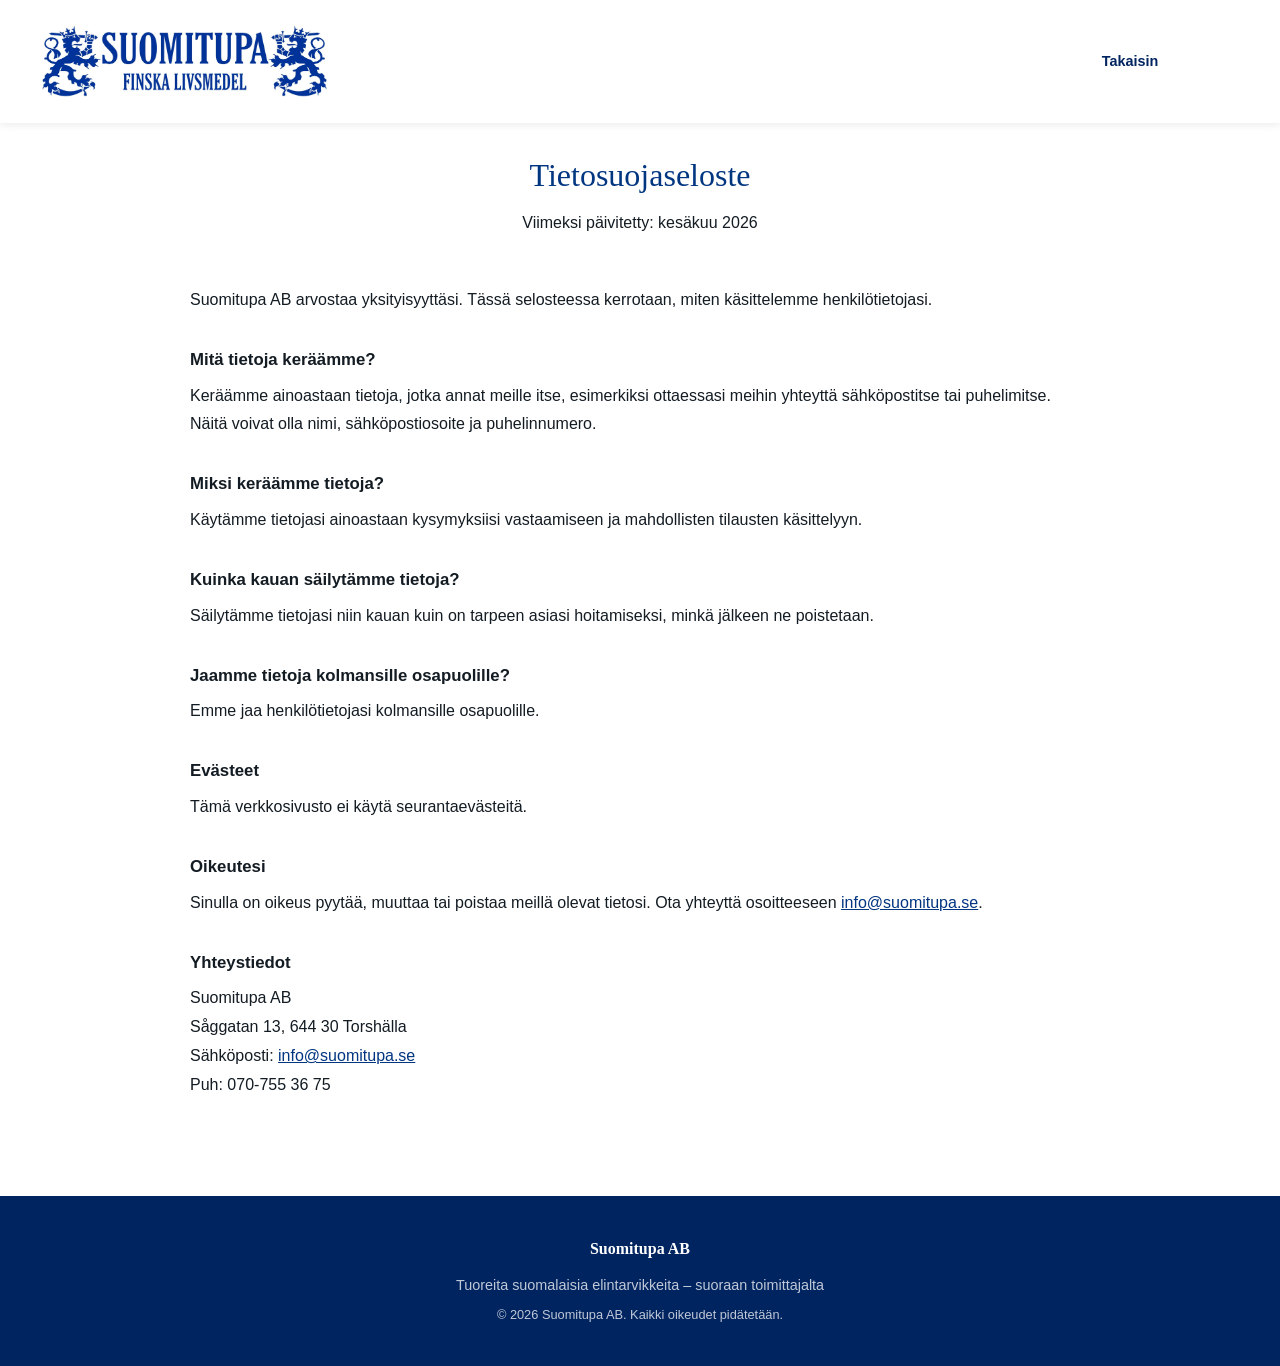
<file: privacy-fi.html>
<!doctype html>
<html lang="fi">
  <head>
    <meta charset="UTF-8" />
    <meta name="viewport" content="width=device-width, initial-scale=1.0" />
    <title>Tietosuojaseloste – Suomitupa AB</title>
    <link rel="stylesheet" href="/CSS/style.css" />
  </head>
  <body>
    <header id="site-header">
      <a href="index-fi.html" class="header-logo">
        <img src="Image/logga.jpg" alt="logga" />
      </a>
      <a href="index-fi.html" class="hero-btn">Takaisin</a>
    </header>

    <main>
      <section class="section">
        <div class="container privacy-content">
          <div class="section-header">
            <h2>Tietosuojaseloste</h2>
            <p>Viimeksi päivitetty: kesäkuu 2026</p>
          </div>

          <p>
            Suomitupa AB arvostaa yksityisyyttäsi. Tässä selosteessa kerrotaan,
            miten käsittelemme henkilötietojasi.
          </p>

          <h3>Mitä tietoja keräämme?</h3>
          <p>
            Keräämme ainoastaan tietoja, jotka annat meille itse, esimerkiksi
            ottaessasi meihin yhteyttä sähköpostitse tai puhelimitse. Näitä
            voivat olla nimi, sähköpostiosoite ja puhelinnumero.
          </p>

          <h3>Miksi keräämme tietoja?</h3>
          <p>
            Käytämme tietojasi ainoastaan kysymyksiisi vastaamiseen ja
            mahdollisten tilausten käsittelyyn.
          </p>

          <h3>Kuinka kauan säilytämme tietoja?</h3>
          <p>
            Säilytämme tietojasi niin kauan kuin on tarpeen asiasi hoitamiseksi,
            minkä jälkeen ne poistetaan.
          </p>

          <h3>Jaamme tietoja kolmansille osapuolille?</h3>
          <p>Emme jaa henkilötietojasi kolmansille osapuolille.</p>

          <h3>Evästeet</h3>
          <p>Tämä verkkosivusto ei käytä seurantaevästeitä.</p>

          <h3>Oikeutesi</h3>
          <p>
            Sinulla on oikeus pyytää, muuttaa tai poistaa meillä olevat tietosi.
            Ota yhteyttä osoitteeseen
            <a href="mailto:info@suomitupa.se">info@suomitupa.se</a>.
          </p>

          <h3>Yhteystiedot</h3>
          <p>
            Suomitupa AB<br />
            Såggatan 13, 644 30 Torshälla<br />
            Sähköposti: <a href="mailto:info@suomitupa.se">info@suomitupa.se</a
            ><br />
            Puh: 070-755 36 75
          </p>
        </div>
      </section>
    </main>

    <footer class="footer">
      <div class="container">
        <div class="footer-brand"><span>Suomitupa AB</span></div>
        <p class="footer-text">
          Tuoreita suomalaisia elintarvikkeita – suoraan toimittajalta
        </p>
        <p class="footer-copy">
          &copy; 2026 Suomitupa AB. Kaikki oikeudet pidätetään.
        </p>
      </div>
    </footer>
  </body>
</html>
</file>
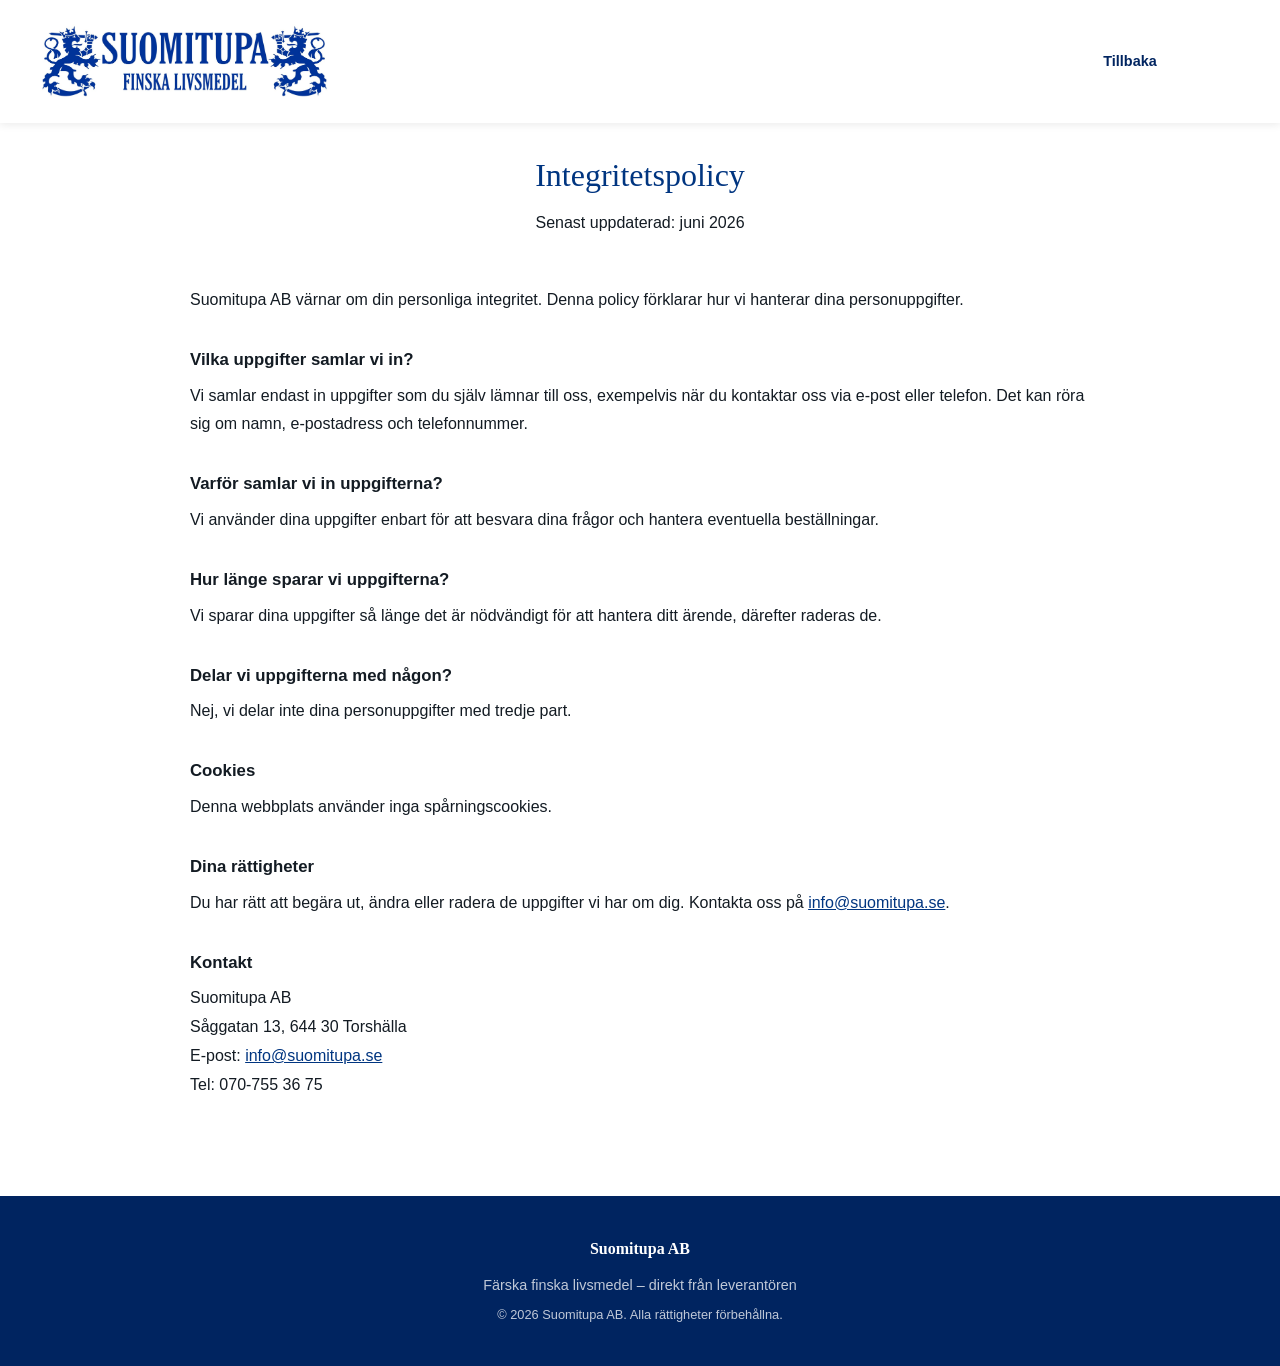
<file: privacy.html>
<!doctype html>
<html lang="sv">
  <head>
    <meta charset="UTF-8" />
    <meta name="viewport" content="width=device-width, initial-scale=1.0" />
    <title>Integritetspolicy – Suomitupa AB</title>
    <link rel="stylesheet" href="/CSS/style.css" />
  </head>
  <body>
    <header id="site-header">
      <a href="index.html" class="header-logo">
        <img src="Image/logga.jpg" alt="logga" />
      </a>
      <a href="index.html" class="hero-btn">Tillbaka</a>
    </header>

    <main>
      <section class="section">
        <div class="container privacy-content">
          <div class="section-header">
            <h2>Integritetspolicy</h2>
            <p>Senast uppdaterad: juni 2026</p>
          </div>

          <p>
            Suomitupa AB värnar om din personliga integritet. Denna policy
            förklarar hur vi hanterar dina personuppgifter.
          </p>

          <h3>Vilka uppgifter samlar vi in?</h3>
          <p>
            Vi samlar endast in uppgifter som du själv lämnar till oss,
            exempelvis när du kontaktar oss via e-post eller telefon. Det kan
            röra sig om namn, e-postadress och telefonnummer.
          </p>

          <h3>Varför samlar vi in uppgifterna?</h3>
          <p>
            Vi använder dina uppgifter enbart för att besvara dina frågor och
            hantera eventuella beställningar.
          </p>

          <h3>Hur länge sparar vi uppgifterna?</h3>
          <p>
            Vi sparar dina uppgifter så länge det är nödvändigt för att hantera
            ditt ärende, därefter raderas de.
          </p>

          <h3>Delar vi uppgifterna med någon?</h3>
          <p>Nej, vi delar inte dina personuppgifter med tredje part.</p>

          <h3>Cookies</h3>
          <p>Denna webbplats använder inga spårningscookies.</p>

          <h3>Dina rättigheter</h3>
          <p>
            Du har rätt att begära ut, ändra eller radera de uppgifter vi har om
            dig. Kontakta oss på
            <a href="mailto:info@suomitupa.se">info@suomitupa.se</a>.
          </p>

          <h3>Kontakt</h3>
          <p>
            Suomitupa AB<br />
            Såggatan 13, 644 30 Torshälla<br />
            E-post: <a href="mailto:info@suomitupa.se">info@suomitupa.se</a
            ><br />
            Tel: 070-755 36 75
          </p>
        </div>
      </section>
    </main>

    <footer class="footer">
      <div class="container">
        <div class="footer-brand"><span>Suomitupa AB</span></div>
        <p class="footer-text">
          Färska finska livsmedel – direkt från leverantören
        </p>
        <p class="footer-copy">
          &copy; 2026 Suomitupa AB. Alla rättigheter förbehållna.
        </p>
      </div>
    </footer>
  </body>
</html>
</file>
<file: CSS/style.css>
@charset "UTF-8";

/* =====================================================
   SUOMITUPA
   Mobile First
   ===================================================== */

/* =====================================================
   VARIABLER
   ===================================================== */

:root {
  --blue: #003580;
  --blue-dark: #002460;
  --blue-light: #e6f1fb;
  --blue-border: #b5d4f4;
  --white: #fff;
  --text-dark: #131b23;
  --text-mid: #4a5568;
  --text-light: #5a6a7e;
  --bg-alt: #e8f0fb;
  --border: #e2e8f0;
  --radius: 10px;
  --radius-sm: 6px;
  --shadow: 0 2px 12px rgba(0, 53, 128, 0.08);
  --shadow-lg: 0 8px 32px rgba(0, 53, 128, 0.12);
  --transition: 0.3s ease;
}

/* =====================================================
   RESET
   ===================================================== */

*,
*::before,
*::after {
  box-sizing: border-box;
  margin: 0;
  padding: 0;
}

html {
  scroll-behavior: smooth;
  font-size: 16px;
}

body {
  font-family: Georgia, "Times New Roman", serif;
  background: var(--white);
  color: var(--text-dark);
  line-height: 1.6;
  min-height: 100vh;
}

img {
  display: block;
  max-width: 100%;
}

a {
  text-decoration: none;
  color: inherit;
}

main {
  display: block;
}

/* =====================================================
   HEADER
   ===================================================== */

#site-header {
  position: fixed;
  inset: 0 0 auto 0;
  display: flex;
  align-items: center;
  justify-content: space-between;
  padding: 0.8rem 1rem;
  background: var(--white);
  box-shadow: 0 2px 8px rgba(0, 0, 0, 0.08);
  z-index: 100;
  transition: box-shadow var(--transition);
}

#site-header.scrolled {
  box-shadow: 0 2px 8px rgba(0, 0, 0, 0.15);
}

/* =====================================================
   LOGGA
   ===================================================== */

.header-logo {
  display: flex;
  align-items: center;
}

.header-logo img {
  height: 46px;
  width: auto;
}

/* =====================================================
   SPRÅK
   ===================================================== */

.lang-switcher {
  display: flex;
  align-items: center;
  gap: 0.5rem;
  margin-left: auto;
  margin-right: 0.75rem;
}

.lang-btn {
  transition: transform var(--transition);
}

.lang-btn:hover,
.lang-btn.active {
  transform: scale(1.15);
}

.lang-btn .fi {
  width: 1.45rem;
  height: 1.05rem;
  border-radius: 2px;
  box-shadow: 0 1px 3px rgba(0, 0, 0, 0.35);
}

/* =====================================================
   HAMBURGER
   ===================================================== */

#menu-toggle {
  display: none;
}

.menu-icon {
  font-size: 1.8rem;
  color: var(--blue);
  cursor: pointer;
}

/* =====================================================
   MOBILMENY
   ===================================================== */

.menu {
  display: none;
  position: absolute;
  top: 100%;
  left: 0;
  width: 100%;
}

.menu ul {
  list-style: none;
  background: var(--white);
  box-shadow: var(--shadow-lg);
}

#menu-toggle:checked + .menu-icon + .menu {
  display: block;
}

.menu a {
  display: block;
  padding: 1rem;
  text-align: center;
  font-family: Arial, sans-serif;
  font-size: 1.1rem;
  font-weight: 700;
  color: var(--blue-dark);
  transition: background var(--transition);
}

.menu a:hover {
  background: var(--blue-light);
}

/* =====================================================
   HERO
   ===================================================== */

.hero {
  position: relative;
  margin-top: 68px;
  min-height: 72vh;
  overflow: hidden;
}

.hero-image-wrap {
  position: absolute;
  inset: 0;
}

.hero-image-wrap img {
  width: 100%;
  height: 100%;
  object-fit: cover;
  object-position: 55% center;
}

.hero-content {
  position: absolute;
  inset: auto 0 0 0;
  display: flex;
  flex-direction: column;
  align-items: center;
  text-align: center;
  padding: 1rem;
  color: var(--white);
  background: linear-gradient(
    to top,
    rgba(0, 20, 60, 0.85),
    rgba(0, 20, 60, 0.6),
    transparent
  );
}

.hero-content h1 {
  font-size: 1.6rem;
  font-weight: 400;
  line-height: 1.3;
  margin-bottom: 1rem;
  color: var(--white);
  white-space: normal;
  overflow-wrap: anywhere;
  text-shadow:
    0 2px 4px rgba(0, 0, 0, 0.5),
    0 4px 12px rgba(0, 0, 0, 0.35);
}

.hero-sub {
  display: none;
}

.hero-buttons {
  width: 100%;
  display: flex;
  justify-content: center;
}

.hero-btn {
  display: inline-flex;
  align-items: center;
  justify-content: center;
  width: 100%;
  max-width: 260px;
  padding: 0.8rem 1.5rem;
  border-radius: var(--radius-sm);
  background: var(--white);
  color: var(--blue-dark);
  font-family: Arial, sans-serif;
  font-size: 0.9rem;
  font-weight: 700;
  transition:
    background var(--transition),
    transform var(--transition);
}

.hero-btn:hover {
  background: var(--blue);
  color: var(--white);
  transform: translateY(-2px);
}
/* =====================================================
   GEMENSAMMA SEKTIONER
   ===================================================== */

.section {
  padding: 4rem 1.5rem;
  scroll-margin-top: 90px;
}

.section-alt {
  background: var(--bg-alt);
}

.container {
  width: 100%;
  max-width: 900px;
  margin: 0 auto;
}

.section-header {
  text-align: center;
  margin-bottom: 3rem;
}

.section-header h2 {
  font-size: 1.8rem;
  font-weight: 400;
  color: var(--blue);
  margin-bottom: 0.5rem;
}

.section-header p {
  font-family: Arial, sans-serif;
  font-size: 1rem;
  color: var(--text-dark);
}

.section-cta {
  text-align: center;
}

/* =====================================================
   PLATSER
   ===================================================== */

.locations-grid {
  display: grid;
  grid-template-columns: 1fr;
  gap: 1.5rem;
}

.location-card {
  background: var(--white);
  border: 1px solid var(--border);
  border-radius: var(--radius);
  padding: 1.75rem;
  box-shadow: var(--shadow);
  transition:
    transform var(--transition),
    box-shadow var(--transition);
}

.location-card:hover {
  transform: translateY(-3px);
  box-shadow: var(--shadow-lg);
}

/* =====================================================
   KORTETS ÖVRE DEL
   ===================================================== */

.card-top {
  display: flex;
  align-items: flex-start;
  gap: 1rem;
  margin-bottom: 1.25rem;
  padding-bottom: 1.25rem;
  border-bottom: 1px solid var(--border);
}

.card-icon {
  flex-shrink: 0;
  font-size: 1.7rem;
}

.card-top h3 {
  font-size: 1.05rem;
  font-weight: 600;
  color: var(--text-dark);
  margin-bottom: 0.25rem;
}

.card-address {
  font-family: Arial, sans-serif;
  font-size: 0.85rem;
  color: var(--text-dark);
}

/* =====================================================
   ÖPPETTIDER
   ===================================================== */

.hours {
  margin-bottom: 1.5rem;
}

.hours-row {
  display: flex;
  justify-content: space-between;
  padding: 0.45rem 0;
  border-bottom: 1px solid var(--bg-alt);
  font-family: Arial, sans-serif;
  font-size: 0.9rem;
}

.hours-row:last-child {
  border-bottom: none;
}

.day,
.time {
  font-weight: 600;
}

/* =====================================================
   GOOGLE MAPS-KNAPP
   ===================================================== */

.map-link {
  display: inline-flex;
  align-items: center;
  gap: 0.4rem;
  padding: 0.6rem 1rem;
  background: var(--blue);
  color: var(--white);
  border: 1px solid var(--blue-border);
  border-radius: var(--radius-sm);
  font-family: Arial, sans-serif;
  font-size: 0.85rem;
  font-weight: 600;
  transition:
    background var(--transition),
    color var(--transition);
}

.map-link:hover {
  background: var(--blue-light);
  color: var(--blue);
}

/* =====================================================
   FAQ
   ===================================================== */

.faq-list {
  max-width: 700px;
  margin: 0 auto;
}

.faq-item {
  overflow: hidden;
  margin-bottom: 0.75rem;
  background: var(--white);
  border: 1px solid var(--border);
  border-radius: var(--radius);
}

.faq-question {
  display: flex;
  justify-content: space-between;
  align-items: center;
  width: 100%;
  padding: 1.1rem 1.25rem;
  border: none;
  background: none;
  cursor: pointer;
  text-align: left;
  gap: 1rem;
  font-family: Arial, sans-serif;
  font-size: 0.95rem;
  font-weight: 600;
  color: var(--text-dark);
  transition: background var(--transition);
}

.faq-question:hover {
  background: var(--bg-alt);
}

.faq-icon {
  flex-shrink: 0;
  color: var(--blue);
  font-size: 1.4rem;
}

.faq-answer {
  display: none;
  padding: 0 1.25rem 1.2rem;
  font-family: Arial, sans-serif;
  font-size: 0.92rem;
  color: var(--text-mid);
  line-height: 1.7;
}

.faq-answer.open {
  display: block;
}

/* =====================================================
   KONTAKT
   ===================================================== */

.contact-box {
  max-width: 520px;
  margin: 0 auto;
  padding: 2rem;
  text-align: center;
  background: var(--white);
  border: 1px solid var(--border);
  border-radius: var(--radius);
  box-shadow: var(--shadow);
}

.contact-box p {
  margin-bottom: 1.25rem;
  font-family: Arial, sans-serif;
  color: var(--text-dark);
}

.contact-mobilnr {
  font-weight: 700;
}

.contact-links {
  display: flex;
  justify-content: center;
  flex-wrap: wrap;
  gap: 1rem;
}

.contact-btn {
  display: inline-flex;
  align-items: center;
  justify-content: center;
  gap: 0.4rem;
  padding: 0.8rem 1.6rem;
  background: var(--blue);
  color: var(--white);
  border-radius: var(--radius-sm);
  font-family: Arial, sans-serif;
  font-size: 0.9rem;
  font-weight: 600;
  transition:
    background var(--transition),
    transform var(--transition);
}

.contact-btn:hover {
  background: var(--blue-light);
  color: var(--blue);
  transform: translateY(-2px);
}
/* =====================================================
   FOOTER
   ===================================================== */

.footer {
  padding: 2.5rem 1.5rem;
  text-align: center;
  background: var(--blue-dark);
  color: rgba(255, 255, 255, 0.75);
}

.footer-brand {
  display: flex;
  justify-content: center;
  align-items: center;
  gap: 0.6rem;
  margin-bottom: 0.8rem;
  color: var(--white);
  font-size: 1rem;
  font-weight: 600;
}

.footer-text {
  margin-bottom: 0.5rem;
  font-family: Arial, sans-serif;
  font-size: 0.9rem;
}

.footer-copy {
  font-family: Arial, sans-serif;
  font-size: 0.8rem;
}

.footer-copy a {
  color: var(--white);
  text-decoration: underline;
}

.footer-copy a:hover {
  color: var(--text-light);
}

/* =====================================================
   PRIVACY
   ===================================================== */

.privacy-content {
  margin-top: 70px;
}

.privacy-content h3 {
  margin: 2rem 0 0.5rem;
  color: var(--text-dark);
  font-family: Arial, sans-serif;
  font-size: 1.05rem;
}

.privacy-content p {
  margin-bottom: 1rem;
  font-family: Arial, sans-serif;
  line-height: 1.8;
}

.privacy-content a {
  color: var(--blue);
  text-decoration: underline;
}

/* =====================================================
   TABLET
   ===================================================== */

@media (min-width: 768px) {
  #site-header {
    padding: 1rem 2rem;
  }

  .header-logo img {
    height: 58px;
  }

  .lang-switcher {
    gap: 0.75rem;
  }

  .hero {
    margin-top: 82px;
    min-height: 80vh;
  }

  .hero-content {
    padding: 2rem;
  }

  .hero-content h1 {
    font-size: 2rem;
  }

  .hero-buttons {
    width: auto;
  }

  .hero-btn {
    width: auto;
    min-width: 220px;
  }

  .section {
    padding: 5rem 2rem;
  }

  .section-header h2 {
    font-size: 2rem;
  }

  .locations-grid {
    grid-template-columns: repeat(2, 1fr);
  }
}

/* =====================================================
   DESKTOP
   ===================================================== */

@media (min-width: 1024px) {
  #site-header {
    padding: 1.5rem 2.5rem;
  }

  .header-logo img {
    height: 75px;
  }

  .menu-icon {
    display: none;
  }

  .menu {
    display: block;
    position: static;
    width: auto;
  }

  .menu ul {
    display: flex;
    align-items: center;
    gap: 2rem;
    background: none;
    box-shadow: none;
  }

  .menu a {
    padding: 0;
    background: none;
    font-size: 1.4rem;
  }

  .menu a:hover {
    background: none;
    color: var(--blue);
    text-decoration: underline;
  }

  .hero {
    margin-top: 92px;
    height: calc(100dvh - 92px);
  }

  .hero-content {
    padding: 2rem 3rem 1.75rem;
  }

  .hero-content h1 {
    font-size: clamp(1.9rem, 3vw, 2.3rem);
  }
}

/* =====================================================
   STOR DESKTOP
   ===================================================== */

@media (min-width: 1400px) {
  .container {
    max-width: 1100px;
  }

  .hero-content h1 {
    font-size: 2.4rem;
  }
}
</file>
